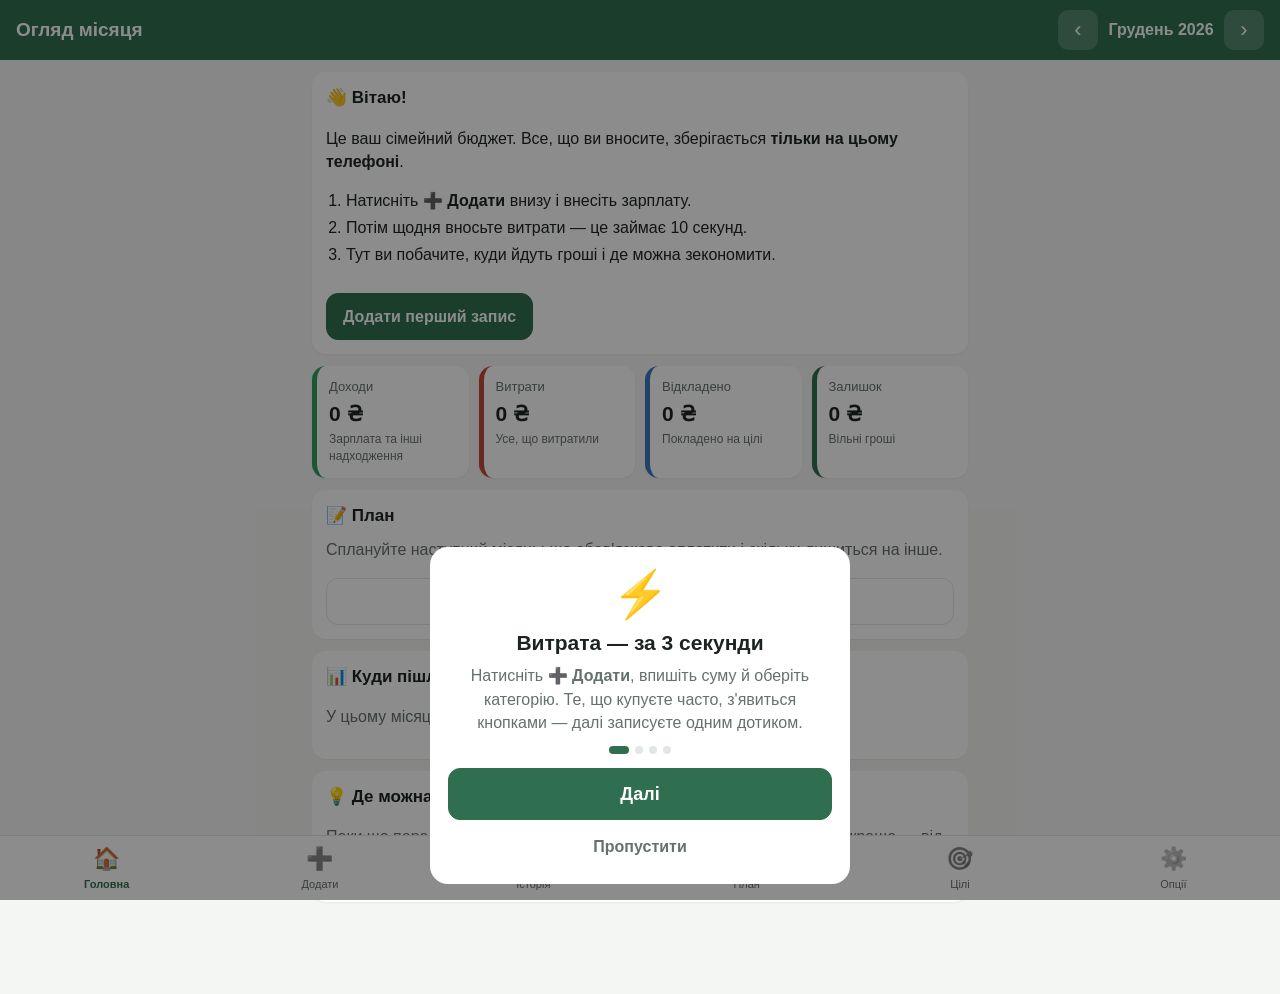
<file: index.html>
<!doctype html>
<html lang="uk">
<head>
<meta charset="utf-8">
<meta name="viewport" content="width=device-width, initial-scale=1, viewport-fit=cover">
<!-- Безпека: застосунок не має права нікуди відправляти дані -->
<meta http-equiv="Content-Security-Policy" content="default-src 'self'; script-src 'self'; style-src 'self' 'unsafe-inline'; img-src 'self' data: blob:; connect-src https://bank.gov.ua https://api.monobank.ua; manifest-src 'self'; worker-src 'self'; form-action 'none'; base-uri 'none'; object-src 'none'">
<meta name="referrer" content="no-referrer">
<meta name="theme-color" content="#2f6f4f">
<meta name="apple-mobile-web-app-capable" content="yes">
<meta name="mobile-web-app-capable" content="yes">
<meta name="apple-mobile-web-app-status-bar-style" content="default">
<meta name="apple-mobile-web-app-title" content="Бюджет">
<link rel="manifest" href="manifest.webmanifest">
<link rel="icon" type="image/png" href="icons/icon-192.png">
<link rel="apple-touch-icon" href="icons/apple-touch-icon.png">
<link rel="stylesheet" href="styles.css">
<title>Сімейний бюджет</title>
</head>
<body>
<div id="lock" class="lock" hidden>
  <form id="lockForm" class="lock-box" autocomplete="off">
    <div class="lock-icon">🔒</div>
    <h2>Введіть PIN-код</h2>
    <input id="lockPin" type="password" inputmode="numeric" pattern="[0-9]*" maxlength="8" aria-label="PIN-код">
    <button class="btn primary" type="submit">Відкрити</button>
    <p class="hint">Забули PIN? Його не можна відновити. Допоможе лише видалення даних сайту в налаштуваннях браузера і відновлення з резервної копії.</p>
  </form>
</div>

<header class="top">
  <h1 id="title">Сімейний бюджет</h1>
  <div id="monthBar" class="month-bar">
    <button type="button" class="icon-btn" data-act="month-prev" aria-label="Попередній місяць">‹</button>
    <span id="monthLabel"></span>
    <button type="button" class="icon-btn" data-act="month-next" aria-label="Наступний місяць">›</button>
  </div>
</header>

<main id="view" tabindex="-1"></main>

<nav class="tabs" aria-label="Розділи">
  <button type="button" data-tab="home"><span>🏠</span>Головна</button>
  <button type="button" data-tab="add"><span>➕</span>Додати</button>
  <button type="button" data-tab="history"><span>📋</span>Історія</button>
  <button type="button" data-tab="plan"><span>📝</span>План</button>
  <button type="button" data-tab="goals"><span>🎯</span>Цілі</button>
  <button type="button" data-tab="settings"><span>⚙️</span>Опції</button>
</nav>

<div id="onboard" class="onboard" hidden></div>
<div id="toast" class="toast" role="status" aria-live="polite"></div>
<input id="restoreFile" type="file" accept=".json,application/json" hidden>
<input id="photoFile" type="file" accept="image/*" capture="environment" hidden>
<div id="photoView" class="photo-view" hidden></div>
<input id="syncFile" type="file" accept=".json,application/json" hidden>
<input id="bankFile" type="file" accept=".csv,.xlsx,.xls,text/csv,application/vnd.openxmlformats-officedocument.spreadsheetml.sheet,application/vnd.ms-excel" hidden>

<script src="xlsx-lite.js"></script>
<script src="bank-import.js"></script>
<script src="app.js"></script>
</body>
</html>
</file>
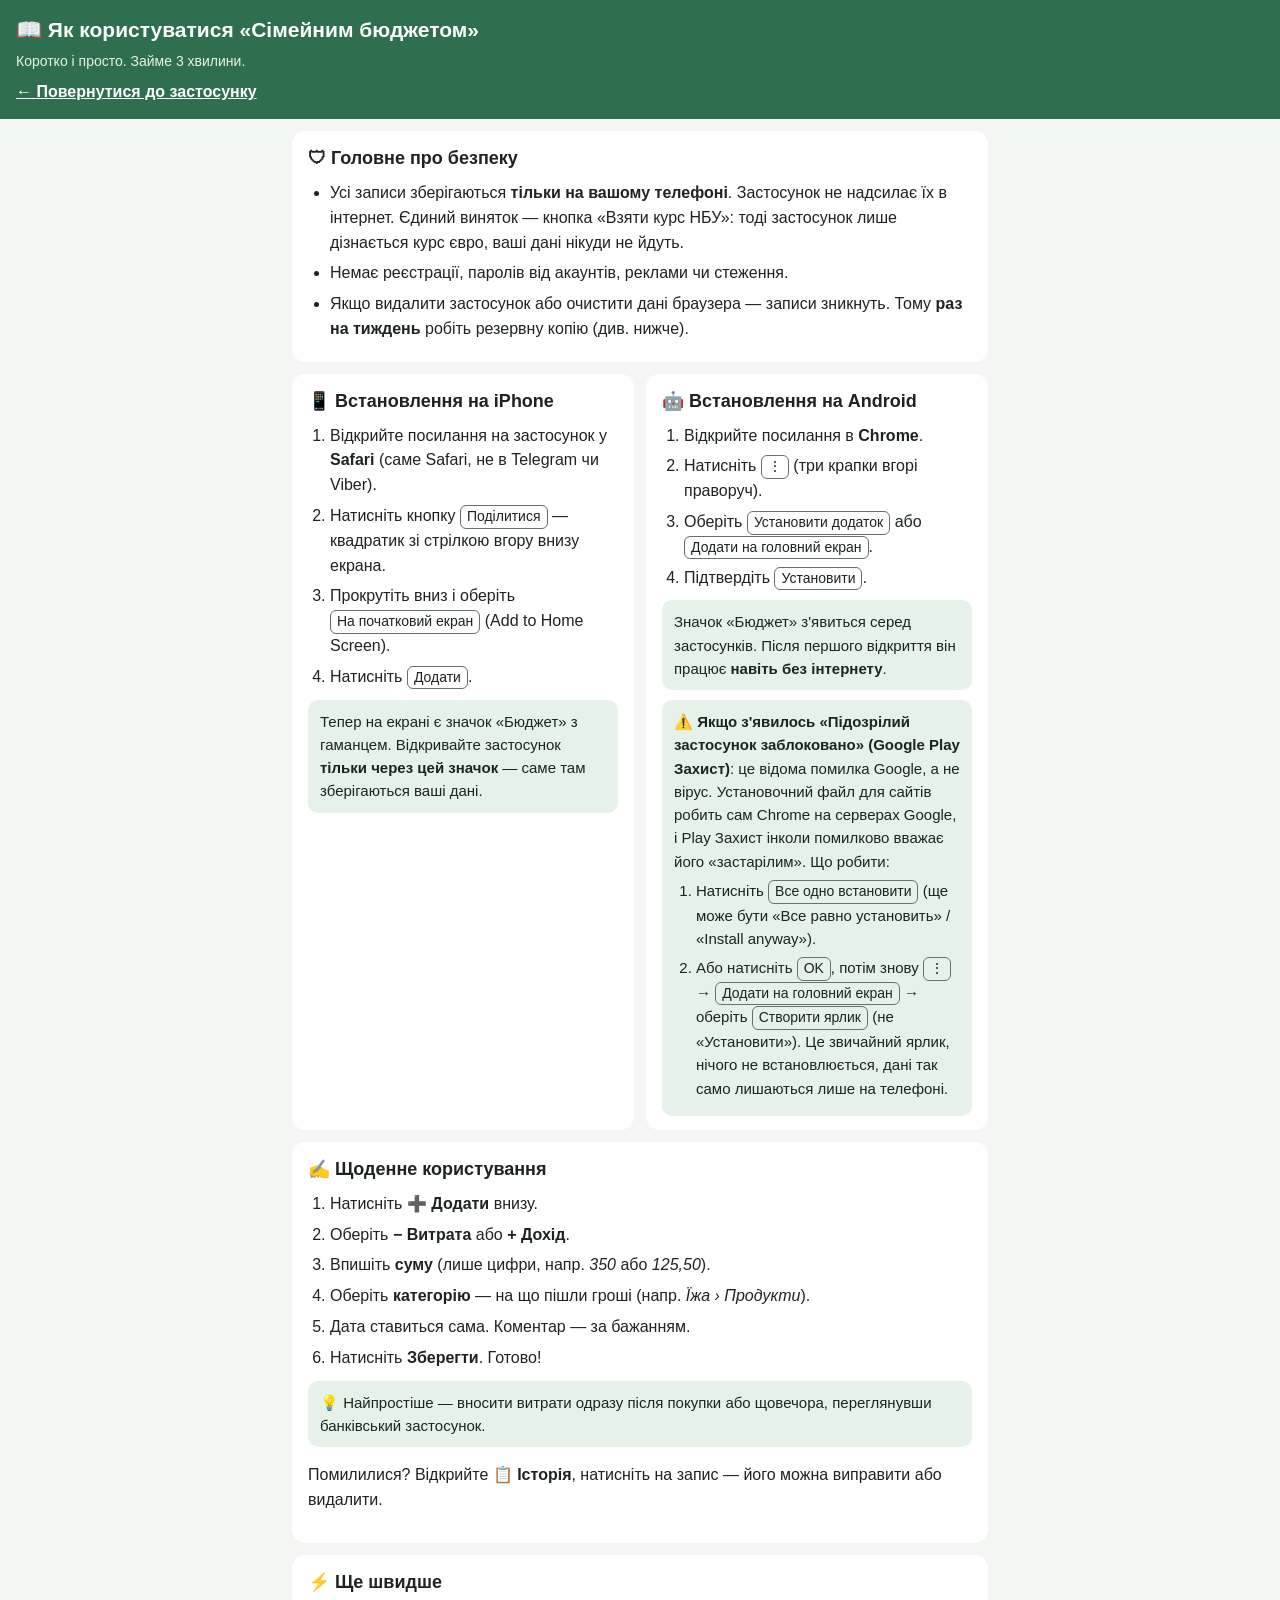
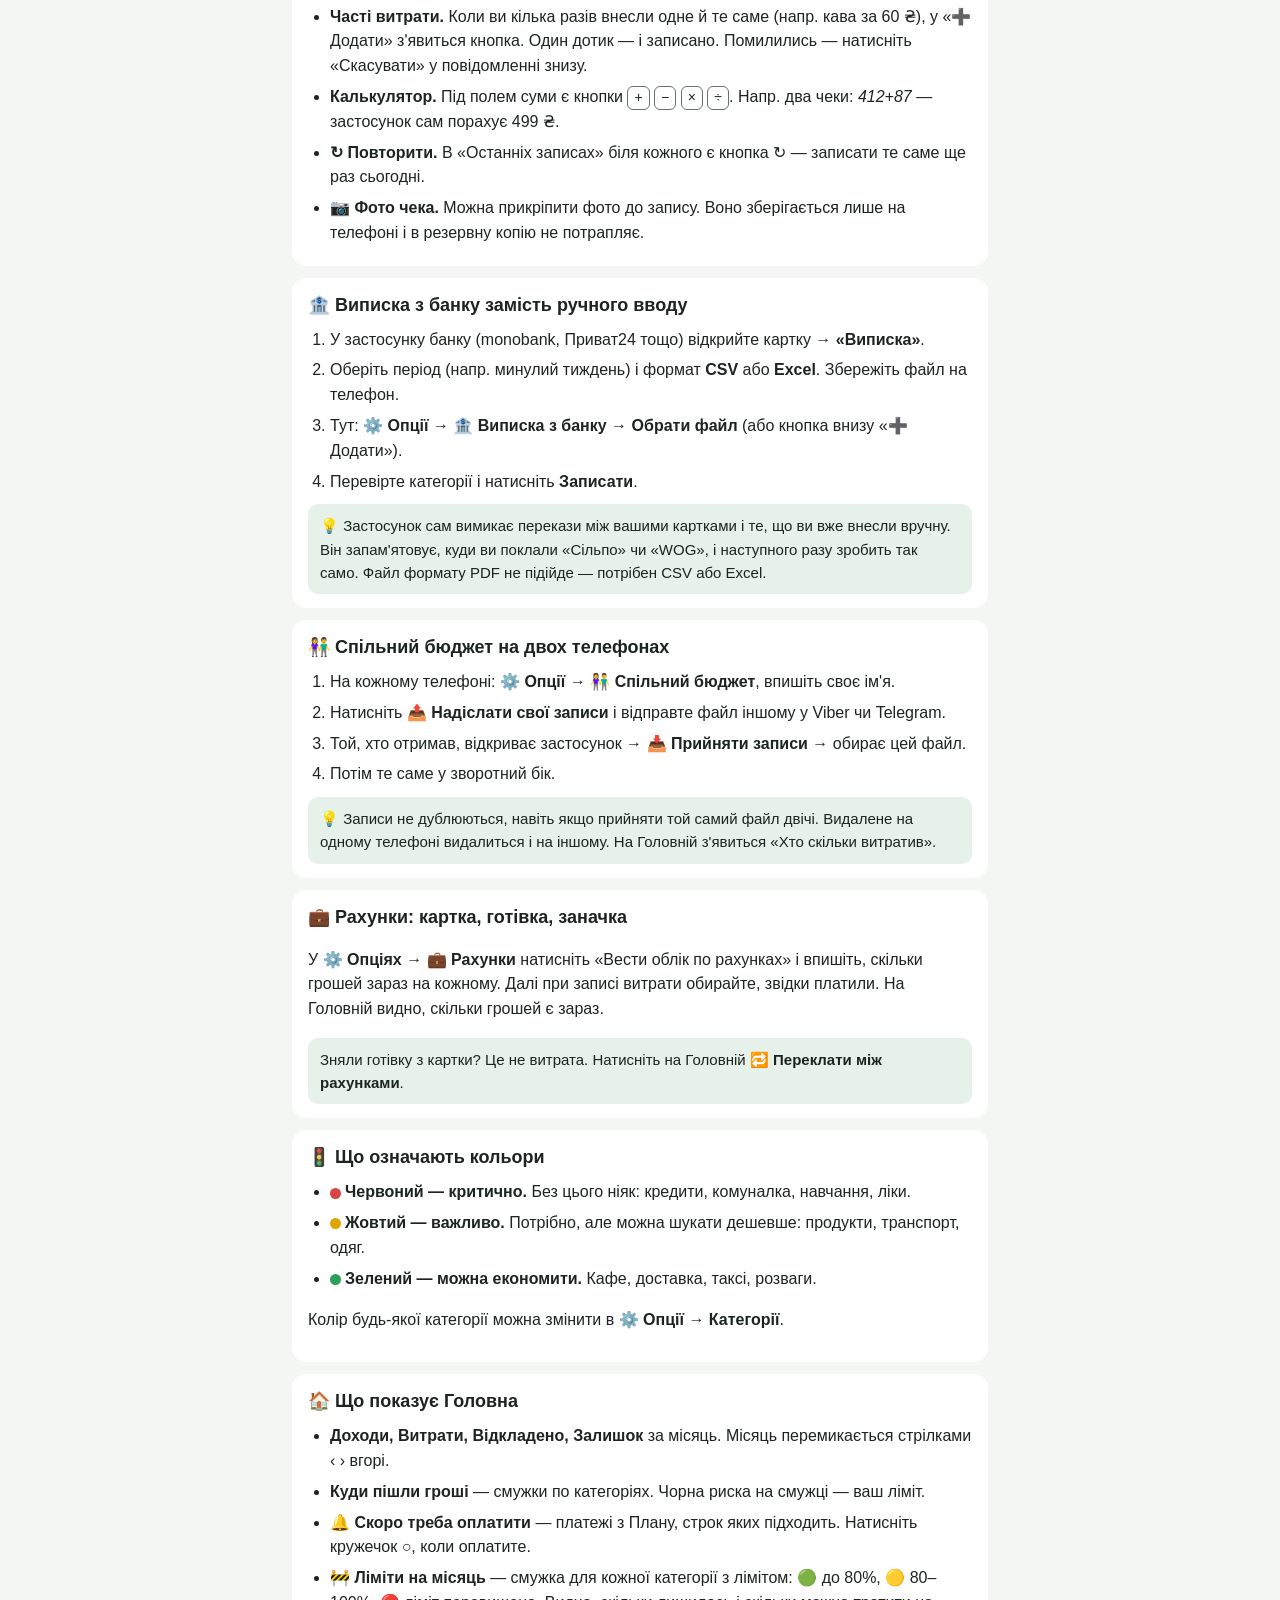
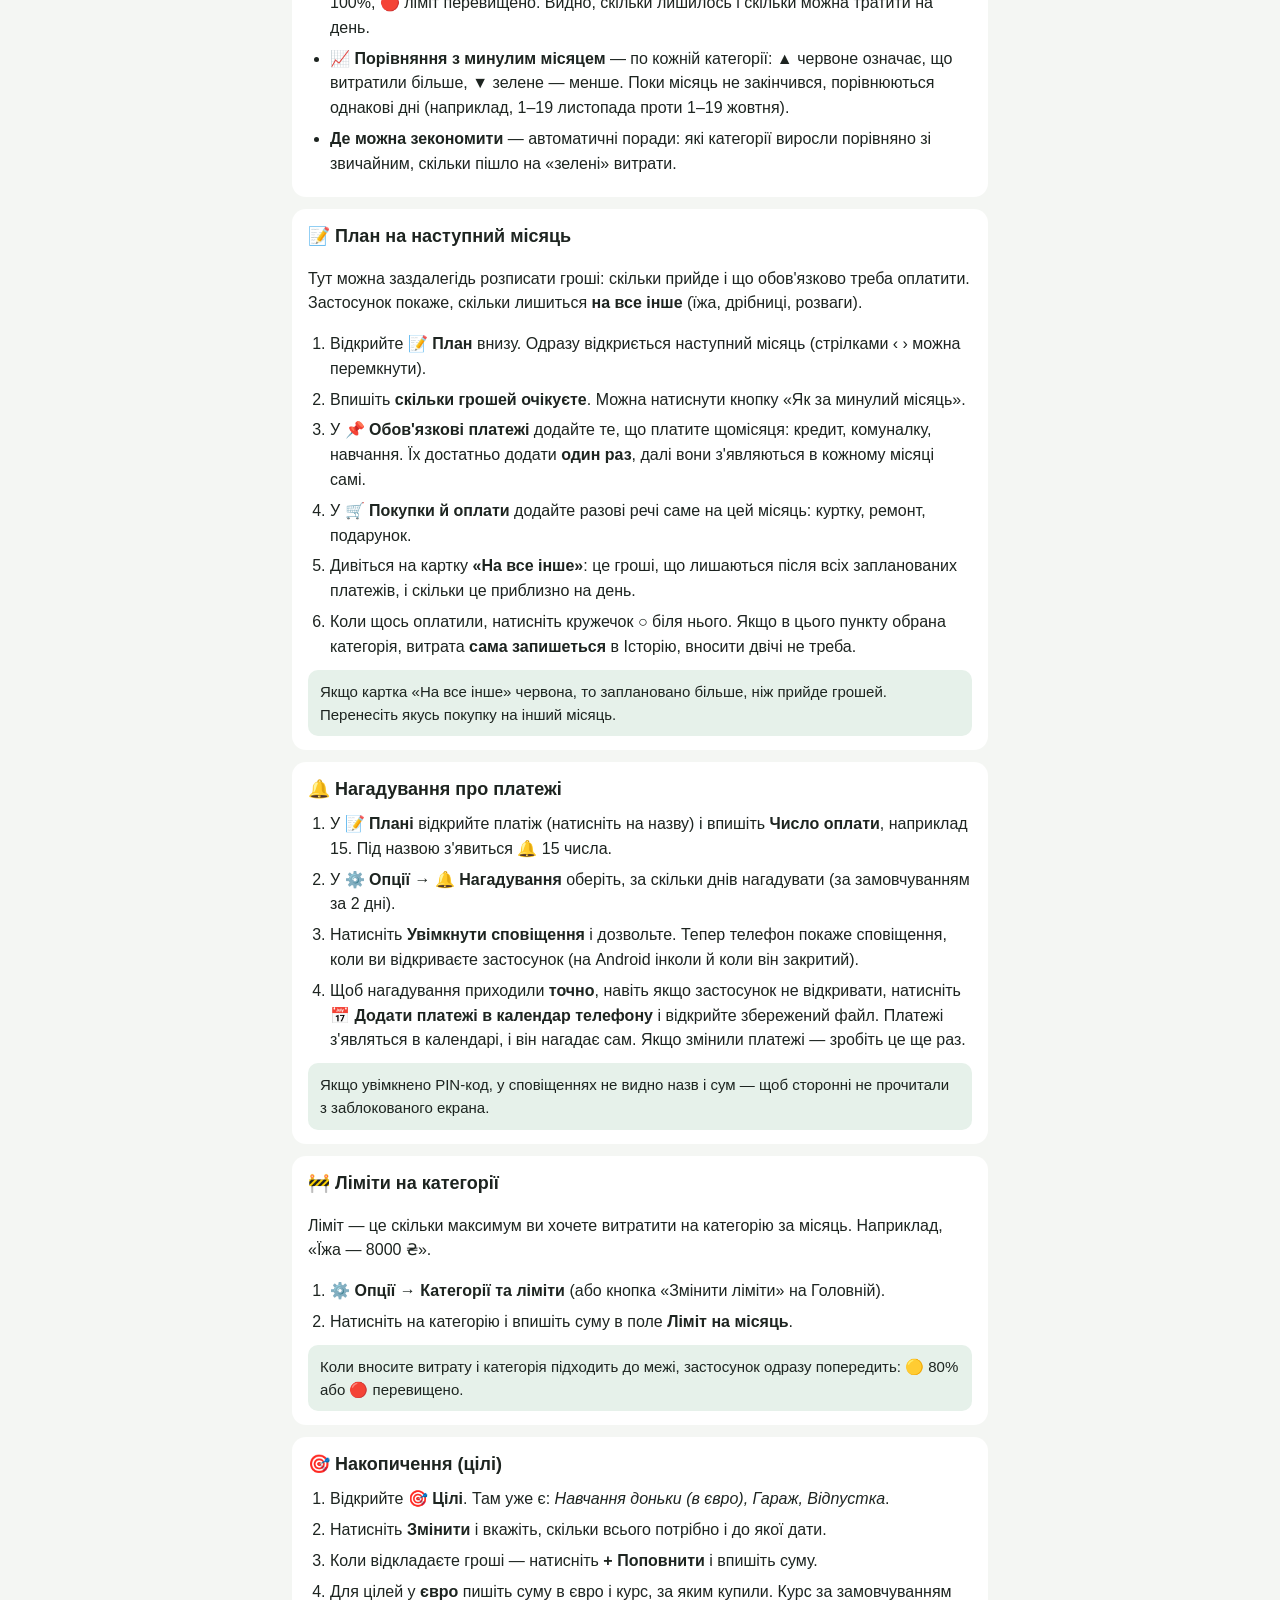
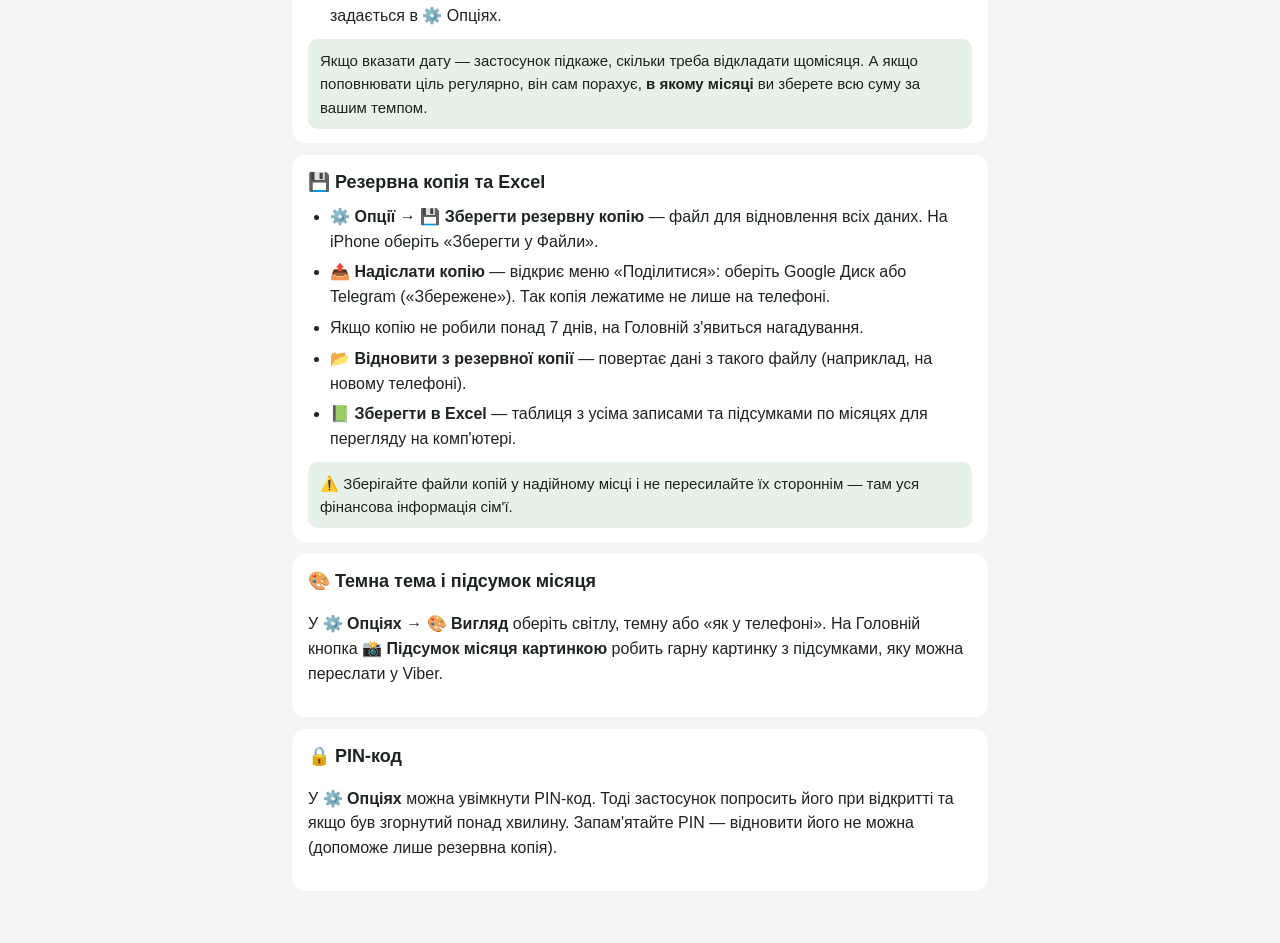
<file: guide.html>
<!doctype html>
<html lang="uk">
<head>
<meta charset="utf-8">
<meta name="viewport" content="width=device-width, initial-scale=1, viewport-fit=cover">
<meta http-equiv="Content-Security-Policy" content="default-src 'self'; style-src 'self' 'unsafe-inline'; img-src 'self' data:; script-src 'none'; connect-src 'none'">
<meta name="referrer" content="no-referrer">
<meta name="theme-color" content="#2f6f4f">
<title>Інструкція — Сімейний бюджет</title>
<style>
  :root { --bg:#f4f6f3; --panel:#fff; --text:#1d2420; --muted:#66716b; --accent:#2f6f4f; --soft:#e6f1ea; }
  @media (prefers-color-scheme: dark) { :root { --bg:#121614; --panel:#1b211e; --text:#e8ece9; --muted:#9aa59f; --accent:#5fb98a; --soft:#1f3329; } }
  * { box-sizing: border-box; }
  body { margin:0; background:var(--bg); color:var(--text); font:16px/1.55 -apple-system,BlinkMacSystemFont,"Segoe UI",Roboto,Arial,sans-serif; }
  header { background:var(--accent); color:#fff; padding:calc(env(safe-area-inset-top) + 14px) 16px 14px; }
  header h1 { margin:0; font-size:21px; }
  header p { margin:4px 0 0; opacity:.9; font-size:14px; }
  main { max-width:720px; margin:0 auto; padding:12px 12px 40px; }
  section { background:var(--panel); border-radius:14px; padding:14px 16px; margin-bottom:12px; }
  h2 { font-size:18px; margin:0 0 8px; }
  ol, ul { padding-left:22px; margin:6px 0; }
  li { margin-bottom:6px; }
  .tip { background:var(--soft); border-radius:10px; padding:10px 12px; margin-top:10px; font-size:15px; }
  .grid { display:grid; grid-template-columns:1fr; gap:12px; }
  @media (min-width:640px) { .grid { grid-template-columns:1fr 1fr; } }
  .k { display:inline-block; border:1px solid var(--muted); border-radius:6px; padding:0 6px; font-size:14px; white-space:nowrap; }
  .dot { display:inline-block; width:11px; height:11px; border-radius:50%; vertical-align:middle; margin-right:4px; }
  a.back { display:inline-block; margin-top:8px; color:#fff; font-weight:600; }
  @media print { body { background:#fff; } header { color:#000; background:none; padding:0 0 8px; } section { padding:6px 0; } a.back { display:none; } }
</style>
</head>
<body>
<header>
  <h1>📖 Як користуватися «Сімейним бюджетом»</h1>
  <p>Коротко і просто. Займе 3 хвилини.</p>
  <a class="back" href="./">← Повернутися до застосунку</a>
</header>
<main>

<section>
  <h2>🛡 Головне про безпеку</h2>
  <ul>
    <li>Усі записи зберігаються <b>тільки на вашому телефоні</b>. Застосунок не надсилає їх в інтернет. Єдиний виняток — кнопка «Взяти курс НБУ»: тоді застосунок лише дізнається курс євро, ваші дані нікуди не йдуть.</li>
    <li>Немає реєстрації, паролів від акаунтів, реклами чи стеження.</li>
    <li>Якщо видалити застосунок або очистити дані браузера — записи зникнуть. Тому <b>раз на тиждень</b> робіть резервну копію (див. нижче).</li>
  </ul>
</section>

<div class="grid">
<section>
  <h2>📱 Встановлення на iPhone</h2>
  <ol>
    <li>Відкрийте посилання на застосунок у <b>Safari</b> (саме Safari, не в Telegram чи Viber).</li>
    <li>Натисніть кнопку <span class="k">Поділитися</span> — квадратик зі стрілкою вгору внизу екрана.</li>
    <li>Прокрутіть вниз і оберіть <span class="k">На початковий екран</span> (Add to Home Screen).</li>
    <li>Натисніть <span class="k">Додати</span>.</li>
  </ol>
  <div class="tip">Тепер на екрані є значок «Бюджет» з гаманцем. Відкривайте застосунок <b>тільки через цей значок</b> — саме там зберігаються ваші дані.</div>
</section>

<section>
  <h2>🤖 Встановлення на Android</h2>
  <ol>
    <li>Відкрийте посилання в <b>Chrome</b>.</li>
    <li>Натисніть <span class="k">⋮</span> (три крапки вгорі праворуч).</li>
    <li>Оберіть <span class="k">Установити додаток</span> або <span class="k">Додати на головний екран</span>.</li>
    <li>Підтвердіть <span class="k">Установити</span>.</li>
  </ol>
  <div class="tip">Значок «Бюджет» з'явиться серед застосунків. Після першого відкриття він працює <b>навіть без інтернету</b>.</div>
  <div class="tip">⚠️ <b>Якщо з'явилось «Підозрілий застосунок заблоковано» (Google Play Захист)</b>: це відома помилка Google, а не вірус. Установочний файл для сайтів робить сам Chrome на серверах Google, і Play Захист інколи помилково вважає його «застарілим». Що робити:
    <ol>
      <li>Натисніть <span class="k">Все одно встановити</span> (ще може бути «Все равно установить» / «Install anyway»).</li>
      <li>Або натисніть <span class="k">OK</span>, потім знову <span class="k">⋮</span> → <span class="k">Додати на головний екран</span> → оберіть <span class="k">Створити ярлик</span> (не «Установити»). Це звичайний ярлик, нічого не встановлюється, дані так само лишаються лише на телефоні.</li>
    </ol>
  </div>
</section>
</div>

<section>
  <h2>✍️ Щоденне користування</h2>
  <ol>
    <li>Натисніть <b>➕ Додати</b> внизу.</li>
    <li>Оберіть <b>− Витрата</b> або <b>+ Дохід</b>.</li>
    <li>Впишіть <b>суму</b> (лише цифри, напр. <i>350</i> або <i>125,50</i>).</li>
    <li>Оберіть <b>категорію</b> — на що пішли гроші (напр. <i>Їжа › Продукти</i>).</li>
    <li>Дата ставиться сама. Коментар — за бажанням.</li>
    <li>Натисніть <b>Зберегти</b>. Готово!</li>
  </ol>
  <div class="tip">💡 Найпростіше — вносити витрати одразу після покупки або щовечора, переглянувши банківський застосунок.</div>
  <p>Помилилися? Відкрийте <b>📋 Історія</b>, натисніть на запис — його можна виправити або видалити.</p>
</section>

<section>
  <h2>⚡ Ще швидше</h2>
  <ul>
    <li><b>Часті витрати.</b> Коли ви кілька разів внесли одне й те саме (напр. кава за 60 ₴), у «➕ Додати» з'явиться кнопка. Один дотик — і записано. Помилились — натисніть «Скасувати» у повідомленні знизу.</li>
    <li><b>Калькулятор.</b> Під полем суми є кнопки <span class="k">+</span> <span class="k">−</span> <span class="k">×</span> <span class="k">÷</span>. Напр. два чеки: <i>412+87</i> — застосунок сам порахує 499 ₴.</li>
    <li><b>↻ Повторити.</b> В «Останніх записах» біля кожного є кнопка ↻ — записати те саме ще раз сьогодні.</li>
    <li><b>📷 Фото чека.</b> Можна прикріпити фото до запису. Воно зберігається лише на телефоні і в резервну копію не потрапляє.</li>
  </ul>
</section>

<section>
  <h2>🏦 Виписка з банку замість ручного вводу</h2>
  <ol>
    <li>У застосунку банку (monobank, Приват24 тощо) відкрийте картку → <b>«Виписка»</b>.</li>
    <li>Оберіть період (напр. минулий тиждень) і формат <b>CSV</b> або <b>Excel</b>. Збережіть файл на телефон.</li>
    <li>Тут: <b>⚙️ Опції → 🏦 Виписка з банку → Обрати файл</b> (або кнопка внизу «➕ Додати»).</li>
    <li>Перевірте категорії і натисніть <b>Записати</b>.</li>
  </ol>
  <div class="tip">💡 Застосунок сам вимикає перекази між вашими картками і те, що ви вже внесли вручну. Він запам'ятовує, куди ви поклали «Сільпо» чи «WOG», і наступного разу зробить так само. Файл формату PDF не підійде — потрібен CSV або Excel.</div>
</section>

<section>
  <h2>👫 Спільний бюджет на двох телефонах</h2>
  <ol>
    <li>На кожному телефоні: <b>⚙️ Опції → 👫 Спільний бюджет</b>, впишіть своє ім'я.</li>
    <li>Натисніть <b>📤 Надіслати свої записи</b> і відправте файл іншому у Viber чи Telegram.</li>
    <li>Той, хто отримав, відкриває застосунок → <b>📥 Прийняти записи</b> → обирає цей файл.</li>
    <li>Потім те саме у зворотний бік.</li>
  </ol>
  <div class="tip">💡 Записи не дублюються, навіть якщо прийняти той самий файл двічі. Видалене на одному телефоні видалиться і на іншому. На Головній з'явиться «Хто скільки витратив».</div>
</section>

<section>
  <h2>💼 Рахунки: картка, готівка, заначка</h2>
  <p>У <b>⚙️ Опціях → 💼 Рахунки</b> натисніть «Вести облік по рахунках» і впишіть, скільки грошей зараз на кожному. Далі при записі витрати обирайте, звідки платили. На Головній видно, скільки грошей є зараз.</p>
  <div class="tip">Зняли готівку з картки? Це не витрата. Натисніть на Головній <b>🔁 Переклати між рахунками</b>.</div>
</section>

<section>
  <h2>🚦 Що означають кольори</h2>
  <ul>
    <li><span class="dot" style="background:#d64545"></span><b>Червоний — критично.</b> Без цього ніяк: кредити, комуналка, навчання, ліки.</li>
    <li><span class="dot" style="background:#e0a400"></span><b>Жовтий — важливо.</b> Потрібно, але можна шукати дешевше: продукти, транспорт, одяг.</li>
    <li><span class="dot" style="background:#2e9e5b"></span><b>Зелений — можна економити.</b> Кафе, доставка, таксі, розваги.</li>
  </ul>
  <p>Колір будь-якої категорії можна змінити в <b>⚙️ Опції → Категорії</b>.</p>
</section>

<section>
  <h2>🏠 Що показує Головна</h2>
  <ul>
    <li><b>Доходи, Витрати, Відкладено, Залишок</b> за місяць. Місяць перемикається стрілками ‹ › вгорі.</li>
    <li><b>Куди пішли гроші</b> — смужки по категоріях. Чорна риска на смужці — ваш ліміт.</li>
    <li><b>🔔 Скоро треба оплатити</b> — платежі з Плану, строк яких підходить. Натисніть кружечок ○, коли оплатите.</li>
    <li><b>🚧 Ліміти на місяць</b> — смужка для кожної категорії з лімітом: 🟢 до 80%, 🟡 80–100%, 🔴 ліміт перевищено. Видно, скільки лишилось і скільки можна тратити на день.</li>
    <li><b>📈 Порівняння з минулим місяцем</b> — по кожній категорії: ▲ червоне означає, що витратили більше, ▼ зелене — менше. Поки місяць не закінчився, порівнюються однакові дні (наприклад, 1–19 листопада проти 1–19 жовтня).</li>
    <li><b>Де можна зекономити</b> — автоматичні поради: які категорії виросли порівняно зі звичайним, скільки пішло на «зелені» витрати.</li>
  </ul>
</section>

<section>
  <h2>📝 План на наступний місяць</h2>
  <p>Тут можна заздалегідь розписати гроші: скільки прийде і що обов'язково треба оплатити. Застосунок покаже, скільки лишиться <b>на все інше</b> (їжа, дрібниці, розваги).</p>
  <ol>
    <li>Відкрийте <b>📝 План</b> внизу. Одразу відкриється наступний місяць (стрілками ‹ › можна перемкнути).</li>
    <li>Впишіть <b>скільки грошей очікуєте</b>. Можна натиснути кнопку «Як за минулий місяць».</li>
    <li>У <b>📌 Обов'язкові платежі</b> додайте те, що платите щомісяця: кредит, комуналку, навчання. Їх достатньо додати <b>один раз</b>, далі вони з'являються в кожному місяці самі.</li>
    <li>У <b>🛒 Покупки й оплати</b> додайте разові речі саме на цей місяць: куртку, ремонт, подарунок.</li>
    <li>Дивіться на картку <b>«На все інше»</b>: це гроші, що лишаються після всіх запланованих платежів, і скільки це приблизно на день.</li>
    <li>Коли щось оплатили, натисніть кружечок ○ біля нього. Якщо в цього пункту обрана категорія, витрата <b>сама запишеться</b> в Історію, вносити двічі не треба.</li>
  </ol>
  <div class="tip">Якщо картка «На все інше» червона, то заплановано більше, ніж прийде грошей. Перенесіть якусь покупку на інший місяць.</div>
</section>

<section>
  <h2>🔔 Нагадування про платежі</h2>
  <ol>
    <li>У <b>📝 Плані</b> відкрийте платіж (натисніть на назву) і впишіть <b>Число оплати</b>, наприклад 15. Під назвою з'явиться 🔔 15 числа.</li>
    <li>У <b>⚙️ Опції → 🔔 Нагадування</b> оберіть, за скільки днів нагадувати (за замовчуванням за 2 дні).</li>
    <li>Натисніть <b>Увімкнути сповіщення</b> і дозвольте. Тепер телефон покаже сповіщення, коли ви відкриваєте застосунок (на Android інколи й коли він закритий).</li>
    <li>Щоб нагадування приходили <b>точно</b>, навіть якщо застосунок не відкривати, натисніть <b>📅 Додати платежі в календар телефону</b> і відкрийте збережений файл. Платежі з'являться в календарі, і він нагадає сам. Якщо змінили платежі — зробіть це ще раз.</li>
  </ol>
  <div class="tip">Якщо увімкнено PIN-код, у сповіщеннях не видно назв і сум — щоб сторонні не прочитали з заблокованого екрана.</div>
</section>

<section>
  <h2>🚧 Ліміти на категорії</h2>
  <p>Ліміт — це скільки максимум ви хочете витратити на категорію за місяць. Наприклад, «Їжа — 8000 ₴».</p>
  <ol>
    <li><b>⚙️ Опції → Категорії та ліміти</b> (або кнопка «Змінити ліміти» на Головній).</li>
    <li>Натисніть на категорію і впишіть суму в поле <b>Ліміт на місяць</b>.</li>
  </ol>
  <div class="tip">Коли вносите витрату і категорія підходить до межі, застосунок одразу попередить: 🟡 80% або 🔴 перевищено.</div>
</section>

<section>
  <h2>🎯 Накопичення (цілі)</h2>
  <ol>
    <li>Відкрийте <b>🎯 Цілі</b>. Там уже є: <i>Навчання доньки (в євро), Гараж, Відпустка</i>.</li>
    <li>Натисніть <b>Змінити</b> і вкажіть, скільки всього потрібно і до якої дати.</li>
    <li>Коли відкладаєте гроші — натисніть <b>+ Поповнити</b> і впишіть суму.</li>
    <li>Для цілей у <b>євро</b> пишіть суму в євро і курс, за яким купили. Курс за замовчуванням задається в ⚙️ Опціях.</li>
  </ol>
  <div class="tip">Якщо вказати дату — застосунок підкаже, скільки треба відкладати щомісяця. А якщо поповнювати ціль регулярно, він сам порахує, <b>в якому місяці</b> ви зберете всю суму за вашим темпом.</div>
</section>

<section>
  <h2>💾 Резервна копія та Excel</h2>
  <ul>
    <li><b>⚙️ Опції → 💾 Зберегти резервну копію</b> — файл для відновлення всіх даних. На iPhone оберіть «Зберегти у Файли».</li>
    <li><b>📤 Надіслати копію</b> — відкриє меню «Поділитися»: оберіть Google Диск або Telegram («Збережене»). Так копія лежатиме не лише на телефоні.</li>
    <li>Якщо копію не робили понад 7 днів, на Головній з'явиться нагадування.</li>
    <li><b>📂 Відновити з резервної копії</b> — повертає дані з такого файлу (наприклад, на новому телефоні).</li>
    <li><b>📗 Зберегти в Excel</b> — таблиця з усіма записами та підсумками по місяцях для перегляду на комп'ютері.</li>
  </ul>
  <div class="tip">⚠️ Зберігайте файли копій у надійному місці і не пересилайте їх стороннім — там уся фінансова інформація сім'ї.</div>
</section>

<section>
  <h2>🎨 Темна тема і підсумок місяця</h2>
  <p>У <b>⚙️ Опціях → 🎨 Вигляд</b> оберіть світлу, темну або «як у телефоні». На Головній кнопка <b>📸 Підсумок місяця картинкою</b> робить гарну картинку з підсумками, яку можна переслати у Viber.</p>
</section>

<section>
  <h2>🔒 PIN-код</h2>
  <p>У <b>⚙️ Опціях</b> можна увімкнути PIN-код. Тоді застосунок попросить його при відкритті та якщо був згорнутий понад хвилину. Запам'ятайте PIN — відновити його не можна (допоможе лише резервна копія).</p>
</section>

</main>
</body>
</html>
</file>
<file: styles.css>
:root {
  --bg: #f4f6f3;
  --panel: #ffffff;
  --text: #1d2420;
  --muted: #66716b;
  --line: #e2e7e3;
  --accent: #2f6f4f;
  --accent-2: #e6f1ea;
  --crit: #d64545;
  --imp: #e0a400;
  --save: #2e9e5b;
  --sav: #3a78c2;
  --in: #2e9e5b;
  --out: #c4473a;
  --radius: 14px;
  --tabs-h: 64px;
  color-scheme: light;
}
:root[data-theme=dark] {
    --bg: #121614;
    --panel: #1b211e;
    --text: #e8ece9;
    --muted: #9aa59f;
    --line: #2b332f;
    --accent: #5fb98a;
    --accent-2: #1f3329;
    --crit: #ef6b6b;
    --imp: #f0c040;
    --save: #4cc27c;
    --sav: #6aa2e6;
    --in: #4cc27c;
    --out: #ef7a6d;
    --top: #23513b;
    --on-accent: #0d1f16;
    color-scheme: dark;
}
@media (prefers-color-scheme: dark) {
  :root:not([data-theme=light]) {
    --bg: #121614;
    --panel: #1b211e;
    --text: #e8ece9;
    --muted: #9aa59f;
    --line: #2b332f;
    --accent: #5fb98a;
    --accent-2: #1f3329;
    --crit: #ef6b6b;
    --imp: #f0c040;
    --save: #4cc27c;
    --sav: #6aa2e6;
    --in: #4cc27c;
    --out: #ef7a6d;
    --top: #23513b;
    --on-accent: #0d1f16;
    color-scheme: dark;
  }
}

* { box-sizing: border-box; }
[hidden] { display: none !important; }
html { -webkit-text-size-adjust: 100%; }
body {
  margin: 0;
  font: 16px/1.45 -apple-system, BlinkMacSystemFont, "Segoe UI", Roboto, "Helvetica Neue", Arial, sans-serif;
  background: var(--bg);
  color: var(--text);
  padding-bottom: calc(var(--tabs-h) + env(safe-area-inset-bottom) + 16px);
  -webkit-tap-highlight-color: transparent;
}
body.locked > :not(.lock) { visibility: hidden; }

/* Верхня панель */
.top {
  position: sticky; top: 0; z-index: 5;
  background: var(--top, var(--accent)); color: #fff;
  padding: calc(env(safe-area-inset-top) + 10px) 16px 10px;
  display: flex; align-items: center; justify-content: space-between; gap: 8px; flex-wrap: wrap;
}
.top h1 { font-size: 19px; margin: 0; font-weight: 700; }
.month-bar { display: flex; align-items: center; gap: 4px; font-weight: 600; }
.month-bar span { min-width: 118px; text-align: center; }
.icon-btn {
  border: 0; background: rgba(255,255,255,.18); color: inherit; font-size: 22px; line-height: 1;
  width: 40px; height: 40px; border-radius: 10px; cursor: pointer;
}
.icon-btn.small { background: transparent; color: var(--muted); font-size: 16px; width: 34px; height: 34px; flex: none; }

main { padding: 12px 12px 0; max-width: 680px; margin: 0 auto; outline: none; }

/* Нижнє меню */
.tabs {
  position: fixed; left: 0; right: 0; bottom: 0; z-index: 10;
  display: grid; grid-template-columns: repeat(6, 1fr);
  background: var(--panel); border-top: 1px solid var(--line);
  padding-bottom: env(safe-area-inset-bottom);
}
.tabs button {
  border: 0; background: none; color: var(--muted); font: inherit; font-size: 11px;
  height: var(--tabs-h); display: flex; flex-direction: column; align-items: center; justify-content: center; gap: 2px; cursor: pointer;
}
.tabs button { min-width: 0; padding: 0 1px; overflow: hidden; text-overflow: ellipsis; white-space: nowrap; }
.tabs button span { font-size: 22px; filter: grayscale(1); opacity: .75; }
.tabs button.active { color: var(--accent); font-weight: 700; }
.tabs button.active span { filter: none; opacity: 1; }

/* Панелі */
.panel {
  background: var(--panel); border-radius: var(--radius); padding: 14px 14px;
  margin-bottom: 12px; box-shadow: 0 1px 2px rgba(0,0,0,.05);
}
.panel h2 { font-size: 17px; margin: 0 0 10px; }
.muted { color: var(--muted); }
.intro { color: var(--muted); margin: 4px 4px 12px; }
.note { font-size: 14px; color: var(--muted); }
.warn-note { background: var(--accent-2); padding: 10px 12px; border-radius: 10px; color: var(--text); }
.welcome ol { padding-left: 20px; margin: 8px 0 14px; }
.welcome li { margin-bottom: 4px; }
.pos { color: var(--in); }
.neg { color: var(--out); }
.sav { color: var(--sav); }

/* Картки підсумку */
.cards { display: grid; grid-template-columns: 1fr 1fr; gap: 10px; margin-bottom: 12px; }
.card { background: var(--panel); border-radius: var(--radius); padding: 12px; border-left: 5px solid var(--line); box-shadow: 0 1px 2px rgba(0,0,0,.05); min-width: 0; }
.card-t { font-size: 13px; color: var(--muted); }
.card-v { font-size: 21px; font-weight: 700; margin: 2px 0; overflow-wrap: anywhere; }
.card-s { font-size: 12px; color: var(--muted); }
.c-in { border-color: var(--in); }
.c-out { border-color: var(--out); }
.c-sav { border-color: var(--sav); }
.c-left { border-color: var(--accent); }
.c-neg { border-color: var(--crit); }
.c-neg .card-v { color: var(--crit); }

/* Кольорові позначки */
.dot { display: inline-block; width: 10px; height: 10px; border-radius: 50%; margin-right: 8px; background: var(--muted); flex: none; vertical-align: middle; }
.dot.p-crit, .fill.p-crit, .seg.p-crit { background: var(--crit); }
.dot.p-imp, .fill.p-imp, .seg.p-imp { background: var(--imp); }
.dot.p-save, .fill.p-save, .seg.p-save { background: var(--save); }
.dot.p-in { background: var(--in); }
.dot.p-sav, .fill.p-sav { background: var(--sav); }

/* Графік */
.bar-row { margin-bottom: 12px; }
.bar-head { display: flex; justify-content: space-between; gap: 8px; font-size: 15px; margin-bottom: 4px; }
.bar-head span:first-child { display: flex; align-items: center; min-width: 0; }
.bar-head span:last-child { white-space: nowrap; font-weight: 600; }
.bar-head small { color: var(--muted); font-weight: 400; }
.bar { position: relative; height: 10px; background: var(--line); border-radius: 6px; overflow: visible; }
.bar.big { height: 14px; margin: 8px 0 6px; }
.fill { height: 100%; border-radius: 6px; width: 0; transition: width .4s; }
.limit-mark { position: absolute; top: -4px; bottom: -4px; width: 3px; margin-left: -1px; background: var(--text); border-radius: 2px; }
.bar-sub { font-size: 12px; color: var(--muted); margin-top: 3px; }
.legend { display: flex; flex-wrap: wrap; gap: 6px 14px; font-size: 13px; color: var(--muted); margin-top: 6px; }
.legend span { display: flex; align-items: center; }
.stack { display: flex; height: 18px; border-radius: 9px; overflow: hidden; background: var(--line); }
.seg { height: 100%; }
.pri-list, .warn, .tips { list-style: none; padding: 0; margin: 10px 0 0; }
.pri-list li { margin-bottom: 4px; }
.warn li, .tips li { padding: 9px 11px; border-radius: 10px; margin-bottom: 8px; background: var(--accent-2); font-size: 15px; }
.warn li.w-bad { background: color-mix(in srgb, var(--crit) 14%, var(--panel)); }
.warn li.w-mid { background: color-mix(in srgb, var(--imp) 18%, var(--panel)); }

/* Форми */
.form label { display: block; font-weight: 600; font-size: 15px; margin-top: 12px; }
.form label:first-child { margin-top: 0; }
input[type=text], input[type=date], input[type=password], select {
  display: block; width: 100%; margin-top: 6px; font: inherit; font-size: 17px; /* ≥16px: iPhone не збільшує екран */
  padding: 11px 12px; border: 1px solid var(--line); border-radius: 10px; background: var(--bg); color: var(--text);
  min-height: 46px; -webkit-appearance: none; appearance: none;
}
select { background-image: linear-gradient(45deg, transparent 50%, var(--muted) 50%), linear-gradient(135deg, var(--muted) 50%, transparent 50%);
  background-position: calc(100% - 18px) 50%, calc(100% - 13px) 50%; background-size: 5px 5px; background-repeat: no-repeat; padding-right: 32px; }
input:focus, select:focus { outline: 2px solid var(--accent); outline-offset: 1px; }
.hint { font-size: 13px; color: var(--muted); margin: 5px 2px 0; font-weight: 400; }
.edit-note { background: var(--accent-2); padding: 8px 10px; border-radius: 10px; margin: 0 0 12px; }

.btn {
  display: inline-flex; align-items: center; justify-content: center; gap: 6px;
  font: inherit; font-weight: 600; font-size: 16px; padding: 11px 16px; min-height: 46px;
  border-radius: 12px; border: 1px solid var(--line); background: var(--panel); color: var(--text);
  cursor: pointer; text-decoration: none; margin-top: 12px;
}
.btn.primary { background: var(--accent); color: var(--on-accent, #fff); border-color: var(--accent); }
.btn.danger { color: var(--crit); border-color: color-mix(in srgb, var(--crit) 40%, var(--line)); }
.btn.big { width: 100%; font-size: 18px; min-height: 52px; }
.form > .btn { width: 100%; }
.btn-row { display: flex; gap: 8px; flex-wrap: wrap; }
.btn-row .btn { flex: 1 1 auto; }
.small-btn { width: 100%; }

.seg-ctl { display: grid; grid-template-columns: 1fr 1fr; gap: 6px; background: var(--bg); padding: 4px; border-radius: 12px; margin-bottom: 4px; }
.seg-ctl button { border: 0; background: none; font: inherit; font-weight: 700; font-size: 16px; padding: 10px; border-radius: 9px; color: var(--muted); cursor: pointer; }
.seg-ctl button.on { background: var(--panel); box-shadow: 0 1px 3px rgba(0,0,0,.12); }
.seg-ctl button.on.out { color: var(--out); }
.seg-ctl button.on.in { color: var(--in); }

/* Список записів */
.tx-list { list-style: none; padding: 0; margin: 0; }
.tx { display: flex; align-items: center; gap: 4px; padding: 10px 2px; border-bottom: 1px solid var(--line); cursor: pointer; }
.tx:last-child { border-bottom: 0; }
.tx-main { flex: 1; min-width: 0; }
.tx-cat { font-weight: 600; font-size: 15px; overflow: hidden; text-overflow: ellipsis; white-space: nowrap; }
.tx-sub { font-size: 13px; color: var(--muted); overflow: hidden; text-overflow: ellipsis; white-space: nowrap; }
.tx-sum { font-weight: 700; white-space: nowrap; }
.day { font-size: 13px; font-weight: 700; color: var(--muted); padding: 12px 2px 2px; }
.hist-total { font-size: 14px; color: var(--muted); }

/* Цілі */
.goal-head { display: flex; justify-content: space-between; align-items: center; gap: 8px; }
.goal-head h2 { margin: 0; }
.badge { font-size: 12px; background: var(--accent-2); padding: 3px 8px; border-radius: 20px; white-space: nowrap; }
.goal-nums { margin-top: 8px; font-size: 16px; }
.goal-sub { font-size: 14px; color: var(--muted); margin-top: 4px; }
.goal-sub.pos { color: var(--in); font-weight: 700; }
.goal-sub.neg { color: var(--out); }
.sub-form { border-top: 1px dashed var(--line); margin-top: 12px; padding-top: 12px; }

/* План на місяць */
.plan-list .tx { cursor: default; gap: 10px; }
.plan-list .tx-main { cursor: pointer; }
.check {
  flex: none; width: 30px; height: 30px; border-radius: 50%; border: 2px solid var(--muted); background: none;
  color: #fff; font: inherit; font-weight: 700; font-size: 16px; line-height: 1; cursor: pointer; padding: 0;
}
.check.on { background: var(--save); border-color: var(--save); }
.tx.paid .tx-cat { text-decoration: line-through; color: var(--muted); }
.tx.paid .tx-sum { color: var(--muted); }
.plan-progress { margin-top: 14px; font-size: 15px; }
.plan-progress .bar { margin-top: 6px; }
.plan-fact { margin: 12px 0 0; font-size: 15px; padding: 9px 11px; border-radius: 10px; background: var(--accent-2); }
.plan-home p { margin: 4px 0; }

/* Категорії */
.cats { margin-top: 10px; }
.cat { border: 1px solid var(--line); border-radius: 12px; margin-bottom: 8px; background: var(--bg); }
.cat summary { padding: 12px; font-weight: 600; cursor: pointer; display: flex; align-items: center; gap: 2px; list-style: none; }
.cat summary::-webkit-details-marker { display: none; }
.cat summary::after { content: '›'; margin-left: auto; color: var(--muted); font-size: 20px; transition: transform .2s; }
.cat[open] summary::after { transform: rotate(90deg); }
.cat summary small { margin-left: 6px; font-weight: 400; }
.cat-body { padding: 0 12px 12px; }
.cat-body label { display: block; font-weight: 600; font-size: 14px; margin-top: 8px; }
.row2 { display: grid; grid-template-columns: 1fr 1fr; gap: 8px; }
.subs-title { font-size: 14px; font-weight: 700; margin: 12px 0 4px; }
.sub-row { display: flex; gap: 6px; align-items: center; margin-bottom: 6px; }
.sub-row input { margin-top: 0; flex: 1 1 50%; min-width: 0; }
.sub-row select { margin-top: 0; flex: 0 1 44%; min-width: 0; font-size: 15px; }
.pri-sel { font-size: 15px; }
.pri-sel.p-crit { border-left: 5px solid var(--crit); }
.pri-sel.p-imp { border-left: 5px solid var(--imp); }
.pri-sel.p-save { border-left: 5px solid var(--save); }
.inline-add { display: flex; gap: 6px; margin-top: 8px; }
.inline-add input { margin-top: 0; flex: 1; min-width: 0; }
.inline-add .btn { margin-top: 0; flex: none; }

/* Сповіщення */
.toast {
  position: fixed; left: 50%; bottom: calc(var(--tabs-h) + env(safe-area-inset-bottom) + 14px); transform: translate(-50%, 20px);
  background: #1d2420; color: #fff; padding: 11px 16px; border-radius: 12px; font-size: 15px; max-width: calc(100% - 32px);
  opacity: 0; pointer-events: none; transition: all .25s; z-index: 20; text-align: center;
}
.toast.show { opacity: 1; transform: translate(-50%, 0); }
.toast.bad { background: var(--crit); }

/* Блокування PIN */
.lock { position: fixed; inset: 0; z-index: 50; background: var(--bg); display: flex; align-items: center; justify-content: center; padding: 24px; }
.lock[hidden] { display: none; }
.lock-box { background: var(--panel); border-radius: var(--radius); padding: 24px; width: 100%; max-width: 340px; text-align: center; }
.lock-icon { font-size: 40px; }
.lock-box input { text-align: center; font-size: 26px; letter-spacing: 8px; }
.lock-box .btn { width: 100%; }

@media (min-width: 560px) {
  .cards { grid-template-columns: repeat(4, 1fr); }
}

/* Нагадування про платежі */
.remind { border-left: 5px solid var(--imp); }
.remind .tx { cursor: default; }
.due-soon { color: color-mix(in srgb, var(--imp) 75%, var(--text)); font-weight: 600; }
.tx-sub.neg { color: var(--out); font-weight: 600; }
.nudge { border-left: 5px solid var(--sav); }
.nudge p { margin: 0 0 4px; }
.ok-note { font-size: 14px; background: color-mix(in srgb, var(--save) 14%, var(--panel)); padding: 10px 12px; border-radius: 10px; margin: 12px 0 0; }

/* Цілі: прогноз */
.goal-eta { font-size: 14px; margin-top: 8px; padding: 8px 10px; border-radius: 10px; background: var(--accent-2); }
.goal-eta.late { background: color-mix(in srgb, var(--imp) 18%, var(--panel)); }

/* Порівняння місяців */
.small-seg button { font-size: 14px; padding: 8px 6px; }
.cmp-total { font-size: 15px; margin: 10px 0 14px; display: grid; gap: 4px; }
.chg { font-size: 13px; font-weight: 700; white-space: nowrap; }
.chg.pos { color: var(--in); }
.chg.neg { color: var(--out); }
.cmp-total .chg { margin-left: 4px; }
.cmp-row .bar-head span:last-child { font-weight: 700; }
.cmp-line { display: flex; align-items: center; gap: 8px; margin-top: 4px; }
.cmp-line .bar { flex: 1; height: 8px; }
.cmp-lbl { width: 30px; font-size: 12px; color: var(--muted); flex: none; }
.cmp-val { width: 76px; text-align: right; font-size: 13px; flex: none; }
.fill.cmp-now, .dot.cmp-now { background: var(--accent); }
.fill.cmp-prev, .dot.cmp-prev { background: color-mix(in srgb, var(--muted) 55%, var(--line)); }
.remind .tx-sub { white-space: normal; }
.inline-add > .btn { width: auto; }

/* Швидке додавання */
.quick { margin: 0 0 6px; }
.quick-t { font-size: 13px; font-weight: 700; color: var(--muted); margin: 10px 2px 6px; }
.chips { display: flex; flex-wrap: wrap; gap: 6px; }
.chip {
  border: 1px solid var(--line); background: var(--accent-2); color: var(--text); font: inherit; font-size: 14px;
  padding: 8px 12px; border-radius: 20px; cursor: pointer; max-width: 100%; overflow: hidden; text-overflow: ellipsis; white-space: nowrap; min-height: 38px;
}
.chip b { color: var(--out); }
.chip.soft { background: var(--bg); }
.chip:active { transform: scale(.97); }
.calc-row { display: grid; grid-template-columns: repeat(6, 1fr); gap: 6px; margin-top: 6px; }
.calc-btn { font: inherit; font-size: 18px; font-weight: 700; min-height: 40px; border-radius: 10px; border: 1px solid var(--line); background: var(--bg); color: var(--text); cursor: pointer; padding: 0; }
.calc-res.on { color: var(--accent); font-weight: 700; font-size: 15px; }
.tx .icon-btn.small { margin-left: 2px; }
.toast.has-act { pointer-events: auto; display: flex; align-items: center; gap: 12px; text-align: left; }
.toast-btn { border: 0; background: rgba(255,255,255,.2); color: #fff; font: inherit; font-weight: 700; padding: 6px 10px; border-radius: 8px; cursor: pointer; flex: none; }
.year-total { margin: 12px 0 0; font-size: 15px; padding: 9px 11px; border-radius: 10px; background: var(--accent-2); }

/* Тема */
.seg3 { grid-template-columns: 1fr 1fr 1fr; }
.seg3 button { font-size: 14px; padding: 10px 4px; }

/* Знайомство */
.onboard { position: fixed; inset: 0; z-index: 40; background: color-mix(in srgb, #000 45%, transparent); display: flex; align-items: flex-end; justify-content: center; padding: 16px; padding-bottom: calc(16px + env(safe-area-inset-bottom)); }
.ob-box { background: var(--panel); border-radius: 18px; padding: 22px 18px 14px; width: 100%; max-width: 420px; text-align: center; }
.ob-icon { font-size: 46px; line-height: 1.1; }
.ob-box h2 { margin: 8px 0 6px; font-size: 21px; }
.ob-box p { margin: 0 0 12px; color: var(--muted); font-size: 16px; }
.ob-dots { display: flex; justify-content: center; gap: 6px; margin: 4px 0 2px; }
.ob-dots i { width: 8px; height: 8px; border-radius: 50%; background: var(--line); }
.ob-dots i.on { background: var(--accent); width: 20px; border-radius: 4px; }
.ob-skip { width: 100%; border: 0; background: none; color: var(--muted); margin-top: 4px; }

/* Імпорт виписки */
.bank-link { margin-top: -4px; margin-bottom: 12px; }
.imp-map summary { cursor: pointer; color: var(--muted); font-size: 14px; margin-top: 10px; }
.imp-bar { display: flex; gap: 8px; }
.imp-bar .btn { margin-top: 0; min-height: 38px; padding: 6px 14px; font-size: 14px; }
.imp-list { margin-top: 8px; }
.imp-row { display: flex; gap: 8px; align-items: flex-start; padding: 10px 0; border-bottom: 1px solid var(--line); }
.imp-row:last-child { border-bottom: 0; }
.imp-row.off .tx-main { opacity: .5; }
.imp-check { padding-top: 2px; }
.imp-check input { width: 22px; height: 22px; accent-color: var(--accent); }
.imp-top { display: flex; justify-content: space-between; gap: 8px; }
.imp-top .tx-cat { white-space: normal; font-size: 14px; }
.imp-row select { margin-top: 6px; min-height: 40px; padding: 7px 30px 7px 10px; font-size: 15px; }
.imp-foot { position: sticky; bottom: calc(var(--tabs-h) + env(safe-area-inset-bottom)); background: var(--bg); padding: 4px 0 8px; }
.imp-foot .btn.big { margin-top: 4px; }
.imp-foot .btn[disabled] { opacity: .5; }
.imp-foot .hint { text-align: center; }
.imp-bar .imp-cancel { margin-left: auto; }

/* Рахунки */
.acc-list { list-style: none; padding: 0; margin: 0; }
.acc-list li { display: flex; justify-content: space-between; gap: 8px; padding: 7px 0; border-bottom: 1px solid var(--line); font-size: 16px; }
.acc-list li.acc-total { border-bottom: 0; font-weight: 700; }
.acc-tr summary { cursor: pointer; color: var(--muted); font-size: 14px; margin-top: 10px; }
.acc-row { display: flex; gap: 6px; align-items: center; margin-top: 8px; }
.acc-row input { margin-top: 0; min-width: 0; }
.acc-row input:first-child { flex: 1 1 58%; }
.acc-row input:nth-child(2) { flex: 1 1 38%; }
.imp-acc { display: block; font-weight: 600; font-size: 15px; margin-top: 12px; }

/* Фото чека */
.photo-box { margin-top: 12px; }
.photo-prev img { display: block; max-width: 100%; max-height: 180px; border-radius: 10px; margin-top: 8px; cursor: zoom-in; border: 1px solid var(--line); }
.photo-box .btn-row .btn { margin-top: 8px; }
.photo-view { position: fixed; inset: 0; z-index: 45; background: rgba(0,0,0,.88); display: flex; flex-direction: column; align-items: center; justify-content: center; padding: 16px; gap: 8px; }
.photo-view img { max-width: 100%; max-height: calc(100% - 80px); border-radius: 8px; }
.share-card { margin-top: 0; margin-bottom: 12px; font-size: 15px; }
</file>
